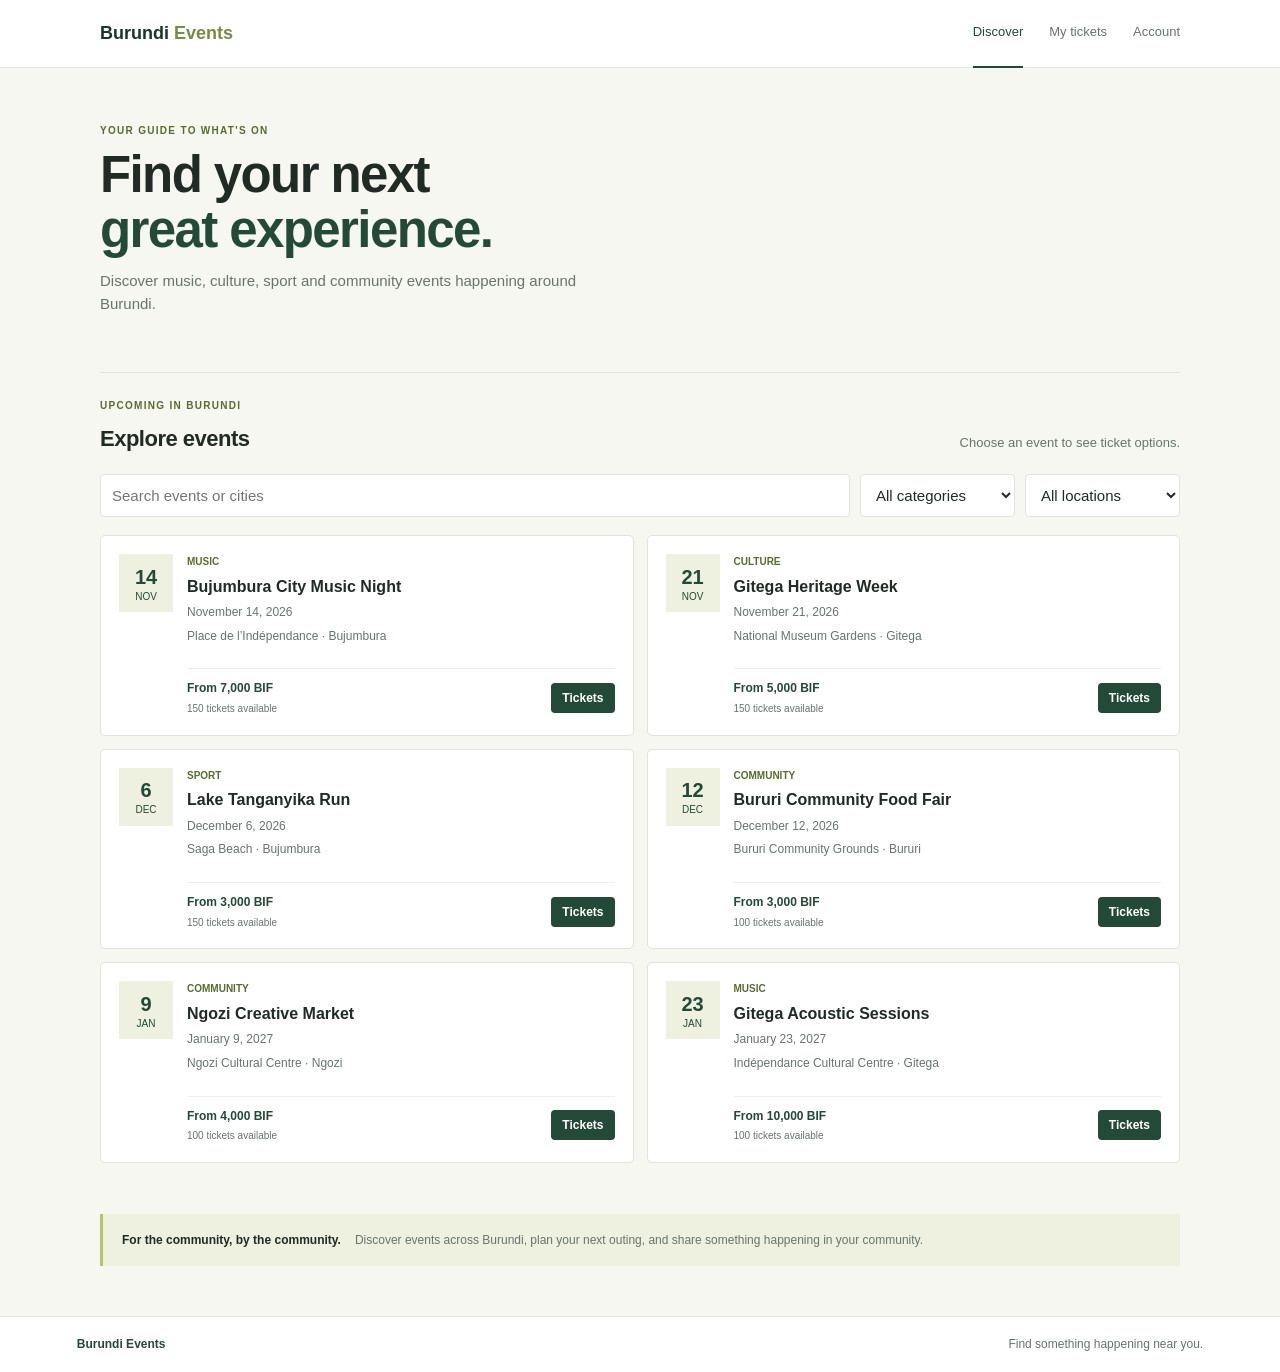
<file: index.html>
<!doctype html>
<html lang="en">
  <head>
    <meta charset="utf-8" />
    <meta name="viewport" content="width=device-width, initial-scale=1" />
    <title>Burundi Events | Find something happening</title>
    <link rel="stylesheet" href="styles.css" />
    <script src="script.js" defer></script>
  </head>
  <body>
    <a class="skip-link" href="#main-content">Skip to main content</a>
    <header class="site-header">
      <a class="logo" href="index.html">Burundi <span>Events</span></a>
      <nav aria-label="Main navigation">
        <a class="active" aria-current="page" href="index.html">Discover</a
        ><a href="add-event.html" data-member-link hidden>Add event</a
        ><a href="tickets.html">My tickets</a><a href="account.html">Account</a>
      </nav>
    </header>
    <main class="container" id="main-content">
      <section class="intro">
        <p class="eyebrow">YOUR GUIDE TO WHAT'S ON</p>
        <h1>Find your next<br /><span>great experience.</span></h1>
        <p>
          Discover music, culture, sport and community events happening around
          Burundi.
        </p>
      </section>
      <section class="event-section">
        <div class="section-title">
          <div>
            <p class="eyebrow">UPCOMING IN BURUNDI</p>
            <h2>Explore events</h2>
          </div>
          <p class="muted">Choose an event to see ticket options.</p>
        </div>
        <div class="filters">
          <input
            id="searchInput"
            type="search"
            placeholder="Search events or cities"
            aria-label="Search events"
          /><select id="categoryFilter" aria-label="Filter by category">
            <option value="all">All categories</option>
            <option>Music</option>
            <option>Culture</option>
            <option>Sport</option>
            <option>Community</option></select
          ><select id="cityFilter" aria-label="Filter by city">
            <option value="all">All locations</option>
            <option>Bujumbura</option>
            <option>Gitega</option>
            <option>Bururi</option>
            <option>Ngozi</option>
          </select>
        </div>
        <p class="sr-only" id="resultsStatus" aria-live="polite"></p>
        <div class="event-list" id="eventGrid"></div>
        <p class="empty-state" id="noResults" hidden>
          No matching events. Try another search or filter.
        </p>
      </section>
      <aside class="notice">
        <strong>For the community, by the community.</strong
        ><span
          >Discover events across Burundi, plan your next outing, and share
          something happening in your community.</span
        >
      </aside>
    </main>
    <footer>
      Burundi Events <span>Find something happening near you.</span>
    </footer>
  </body>
</html>
</file>
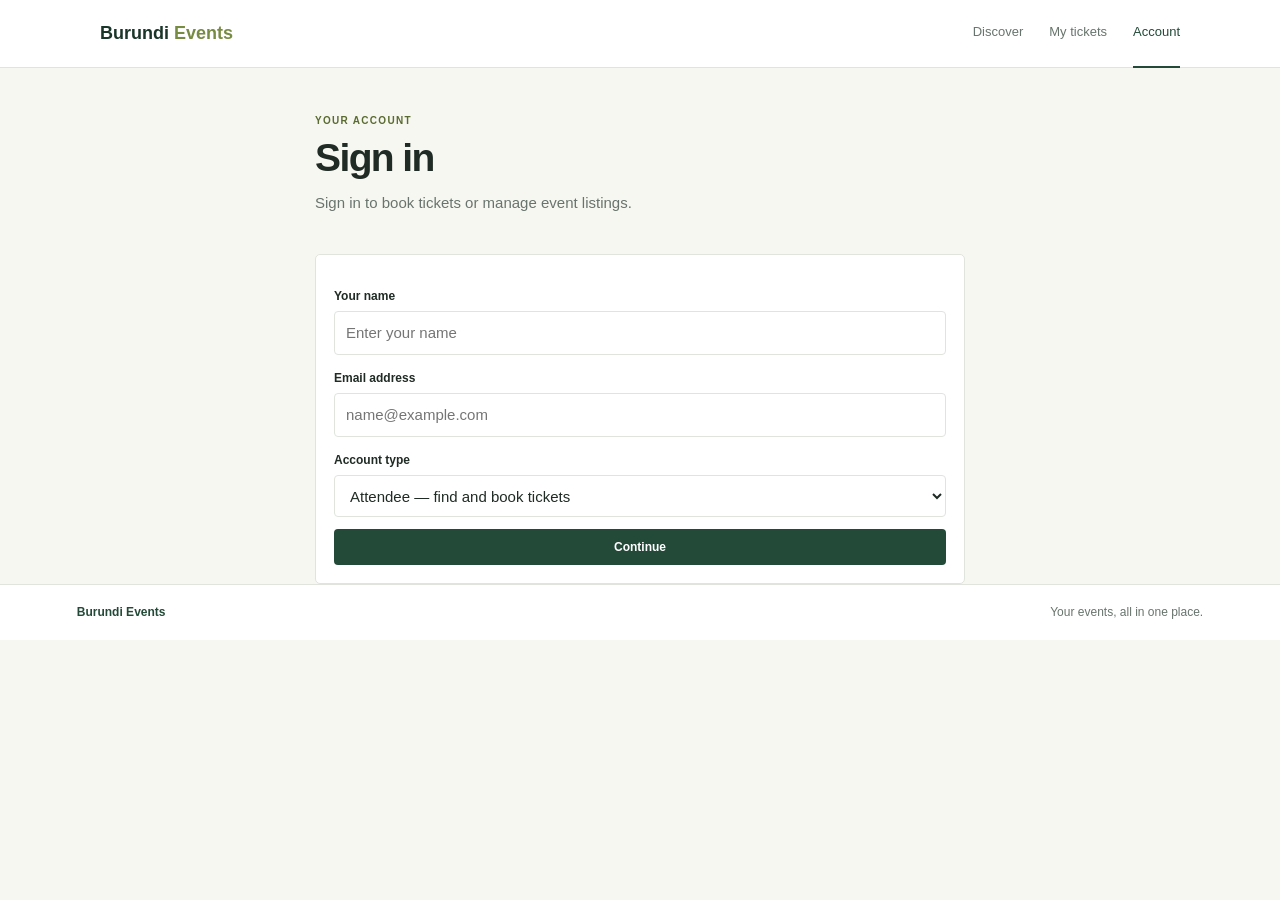
<file: account.html>
<!doctype html>
<html lang="en">
  <head>
    <meta charset="utf-8" />
    <meta name="viewport" content="width=device-width, initial-scale=1" />
    <title>Your account | Burundi Events</title>
    <link rel="stylesheet" href="styles.css" />
    <script src="script.js" defer></script>
  </head>
  <body>
    <a class="skip-link" href="#main-content">Skip to main content</a>
    <header class="site-header">
      <a class="logo" href="index.html">Burundi <span>Events</span></a>
      <nav aria-label="Main navigation">
        <a href="index.html">Discover</a
        ><a href="add-event.html" data-member-link hidden>Add event</a
        ><a href="tickets.html">My tickets</a
        ><a class="active" aria-current="page" href="account.html">Account</a>
      </nav>
    </header>
    <main class="container narrow" id="main-content">
      <section class="page-heading">
        <p class="eyebrow">YOUR ACCOUNT</p>
        <h1>Sign in</h1>
        <p>Sign in to book tickets or manage event listings.</p>
      </section>
      <section class="panel" id="accountPanel">
        <form class="booking-form" id="accountForm">
          <label for="accountName">Your name</label
          ><input
            id="accountName"
            required
            minlength="2"
            placeholder="Enter your name"
          /><label for="accountEmail">Email address</label
          ><input
            id="accountEmail"
            type="email"
            required
            placeholder="name@example.com"
          /><label for="accountRole">Account type</label
          ><select id="accountRole" required>
            <option value="attendee">Attendee — find and book tickets</option>
            <option value="admin">Event organizer — manage listings</option>
          </select>
          <button class="button" type="submit">Continue</button>
        </form>
      </section>
      <section class="panel account-status" id="accountStatus" role="status" aria-live="polite" hidden></section>
    </main>
    <footer>Burundi Events <span>Your events, all in one place.</span></footer>
  </body>
</html>
</file>
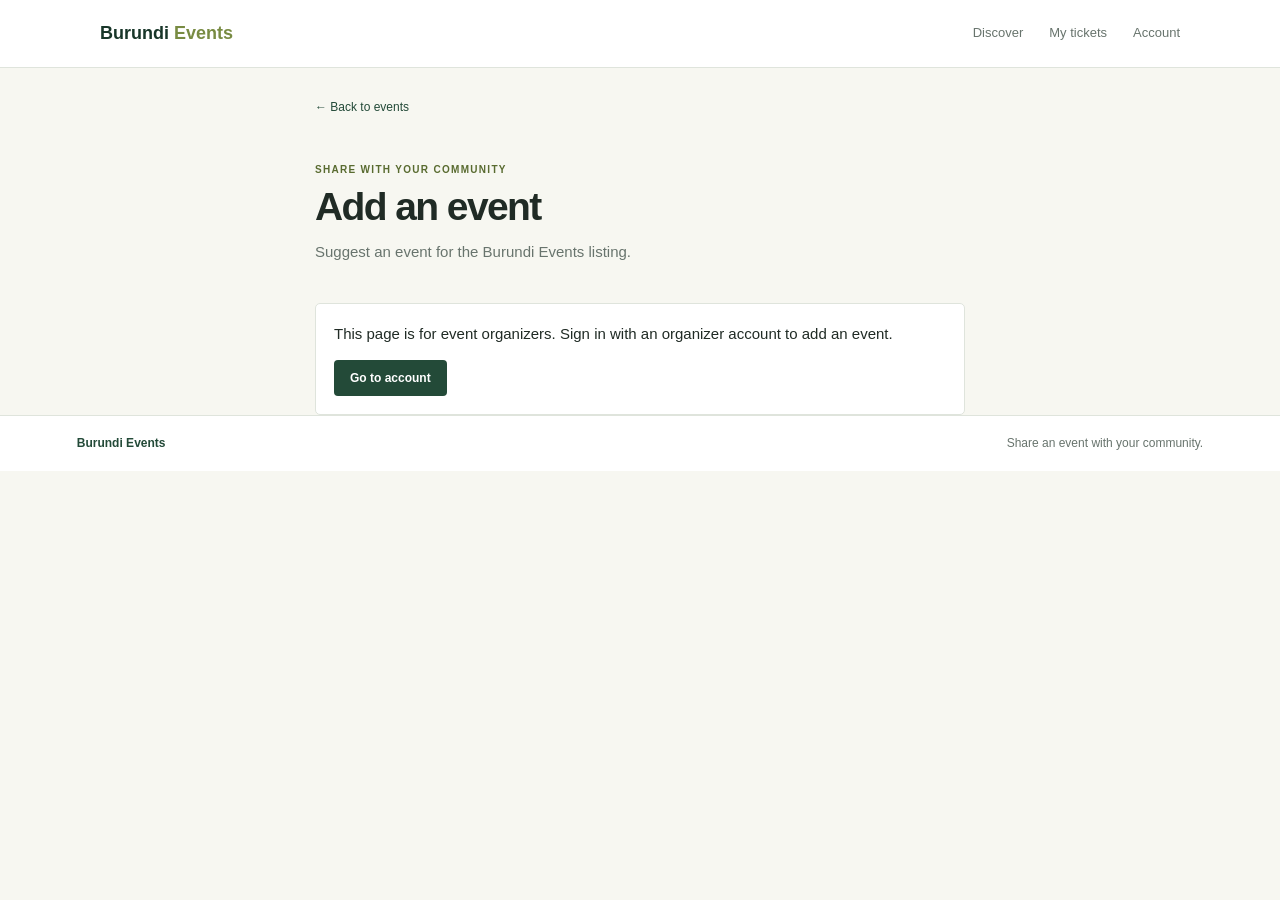
<file: add-event.html>
<!doctype html>
<html lang="en">
  <head>
    <meta charset="utf-8" />
    <meta name="viewport" content="width=device-width, initial-scale=1" />
    <title>Add an event | Burundi Events</title>
    <link rel="stylesheet" href="styles.css" />
    <script src="script.js" defer></script>
  </head>
  <body>
    <a class="skip-link" href="#main-content">Skip to main content</a>
    <header class="site-header">
      <a class="logo" href="index.html">Burundi <span>Events</span></a>
      <nav aria-label="Main navigation">
        <a href="index.html">Discover</a
        ><a href="add-event.html" class="active" aria-current="page" data-member-link hidden
          >Add event</a
        ><a href="tickets.html">My tickets</a><a href="account.html">Account</a>
      </nav>
    </header>
    <main class="container narrow" id="main-content">
      <a class="back-link" href="index.html">← Back to events</a>
      <section class="page-heading">
        <p class="eyebrow">SHARE WITH YOUR COMMUNITY</p>
        <h1>Add an event</h1>
        <p>Suggest an event for the Burundi Events listing.</p>
      </section>
      <section class="panel" id="addEventPanel">
        <form class="booking-form" id="addEventForm">
          <label for="newEventTitle">Event name</label
          ><input
            id="newEventTitle"
            required
            minlength="3"
            placeholder="e.g. Community art day"
          />
          <label for="newEventCity">City</label
          ><select id="newEventCity" required>
            <option value="">Choose a city</option>
            <option>Bujumbura</option>
            <option>Gitega</option>
            <option>Bururi</option>
            <option>Ngozi</option>
            <option>Other</option>
          </select>
          <label for="newEventVenue">Venue</label
          ><input
            id="newEventVenue"
            required
            placeholder="Where will it happen?"
          />
          <label for="newEventDate">Date</label
          ><input id="newEventDate" type="date" required />
          <label for="newEventCategory">Category</label
          ><select id="newEventCategory" required>
            <option value="">Choose a category</option>
            <option>Music</option>
            <option>Culture</option>
            <option>Sport</option>
            <option>Community</option>
          </select>
          <p class="field-title">Ticket types and prices</p>
          <div id="ticketTypeList">
            <div class="ticket-type-row">
              <div>
                <label class="sub-label" for="newTicketName1">Ticket name</label
                ><input
                  id="newTicketName1"
                  class="new-ticket-name"
                  required
                  minlength="2"
                  placeholder="e.g. Standard entry"
                />
              </div>
              <div>
                <label class="sub-label" for="newTicketPrice1">Price (BIF)</label
                ><input
                  id="newTicketPrice1"
                  class="new-ticket-price"
                  type="number"
                  min="0"
                  step="500"
                  required
                  placeholder="0"
                />
              </div>
              <div>
                <label class="sub-label" for="newTicketAvailable1">Available</label
                ><input
                  id="newTicketAvailable1"
                  class="new-ticket-available"
                  type="number"
                  min="1"
                  step="1"
                  required
                  placeholder="100"
                />
              </div>
            </div>
          </div>
          <button class="text-button" id="addTicketType" type="button">
            + Add another ticket type
          </button>
          <p class="muted small-note">
            Add up to five options, such as Standard, VIP, or Student.
          </p>
          <p class="notice-small">
            Event publishing is not connected yet. This listing will be saved in
            this browser and will not be visible to other visitors.
          </p>
          <button class="button" type="submit">Add to event list</button>
        </form>
      </section>
      <section class="panel account-status" id="eventAdded" role="status" aria-live="polite" hidden></section>
    </main>
    <footer>
      Burundi Events <span>Share an event with your community.</span>
    </footer>
  </body>
</html>
</file>
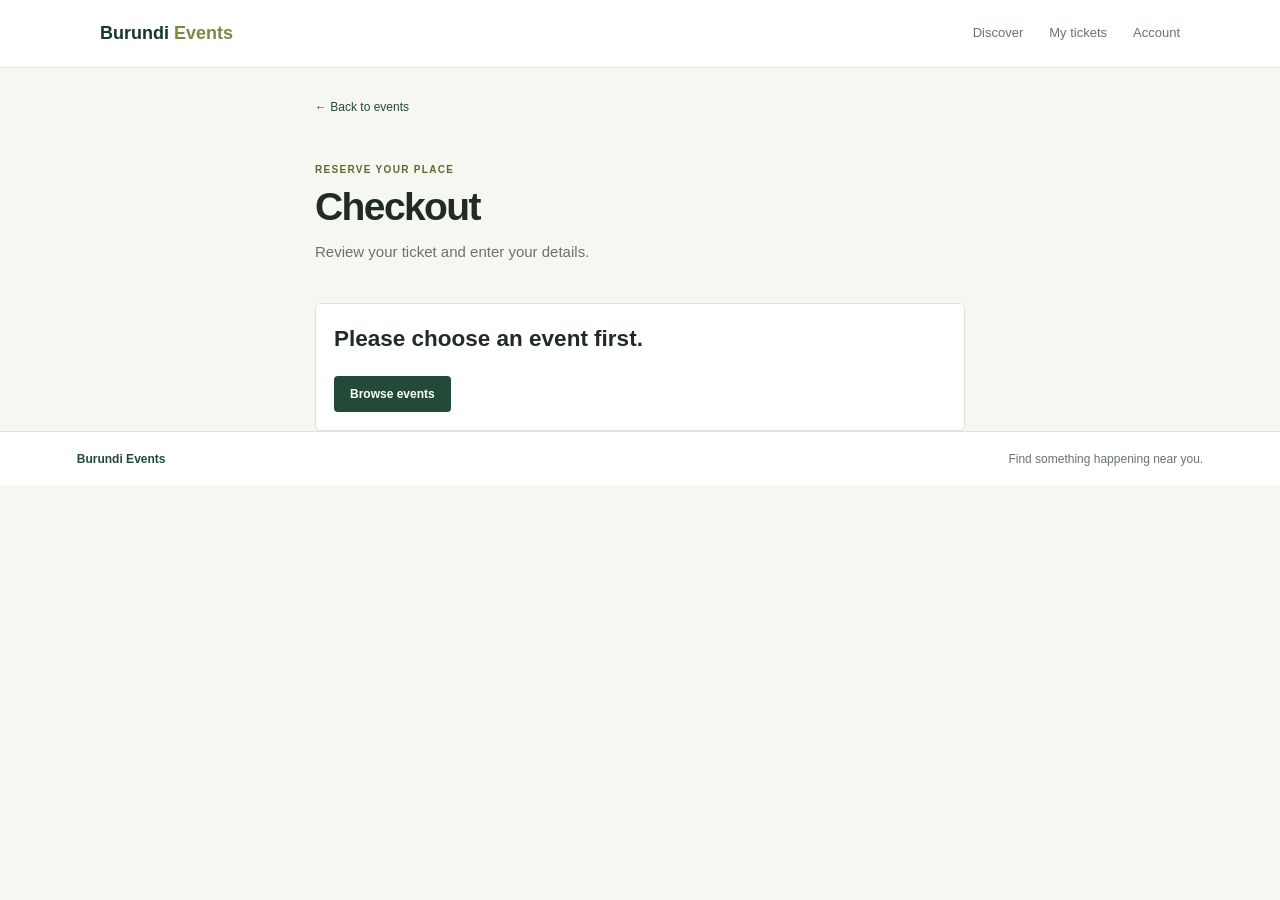
<file: checkout.html>
<!doctype html>
<html lang="en">
  <head>
    <meta charset="utf-8" />
    <meta name="viewport" content="width=device-width, initial-scale=1" />
    <title>Checkout | Burundi Events</title>
    <link rel="stylesheet" href="styles.css" />
    <script src="script.js" defer></script>
  </head>
  <body>
    <a class="skip-link" href="#main-content">Skip to main content</a>
    <header class="site-header">
      <a class="logo" href="index.html">Burundi <span>Events</span></a>
      <nav aria-label="Main navigation">
        <a href="index.html">Discover</a
        ><a href="add-event.html" data-member-link hidden>Add event</a
        ><a href="tickets.html">My tickets</a><a href="account.html">Account</a>
      </nav>
    </header>
    <main class="container narrow" id="main-content">
      <a class="back-link" href="index.html">← Back to events</a>
      <section class="page-heading">
        <p class="eyebrow">RESERVE YOUR PLACE</p>
        <h1>Checkout</h1>
        <p>Review your ticket and enter your details.</p>
      </section>
      <div id="checkoutContent">
        <section class="panel order-card">
          <p class="eyebrow">YOUR EVENT</p>
          <h2 id="checkoutTitle">Select an event</h2>
          <p class="muted" id="checkoutMeta"></p>
          <label for="ticketType">Ticket type</label
          ><select id="ticketType" form="bookingForm" required></select>
          <p class="muted" id="ticketHint" aria-live="polite"></p>
          <label for="ticketQuantity">Number of tickets</label
          ><input
            id="ticketQuantity"
            form="bookingForm"
            type="number"
            min="1"
            max="10"
            step="1"
            value="1"
            required
          />
          <div class="total">
            <span>Total</span><strong id="ticketPrice" aria-live="polite"></strong>
          </div>
        </section>
        <form class="panel booking-form" id="bookingForm">
          <p class="eyebrow">BOOKING DETAILS</p>
          <p class="muted">Using your name and email from your account.</p>
          <label for="customerName">Full name</label
          ><input
            id="customerName"
            required
            minlength="2"
            placeholder="Enter your name"
          />
          <label for="customerEmail">Email address</label
          ><input
            id="customerEmail"
            type="email"
            required
            placeholder="name@example.com"
          />
          <button class="button" id="bookingSubmit" type="submit">
            Confirm booking
          </button>
        </form>
      </div>
      <div class="panel success-message" id="bookingSuccess" role="status" aria-live="polite" hidden></div>
    </main>
    <footer>
      Burundi Events <span>Find something happening near you.</span>
    </footer>
  </body>
</html>
</file>
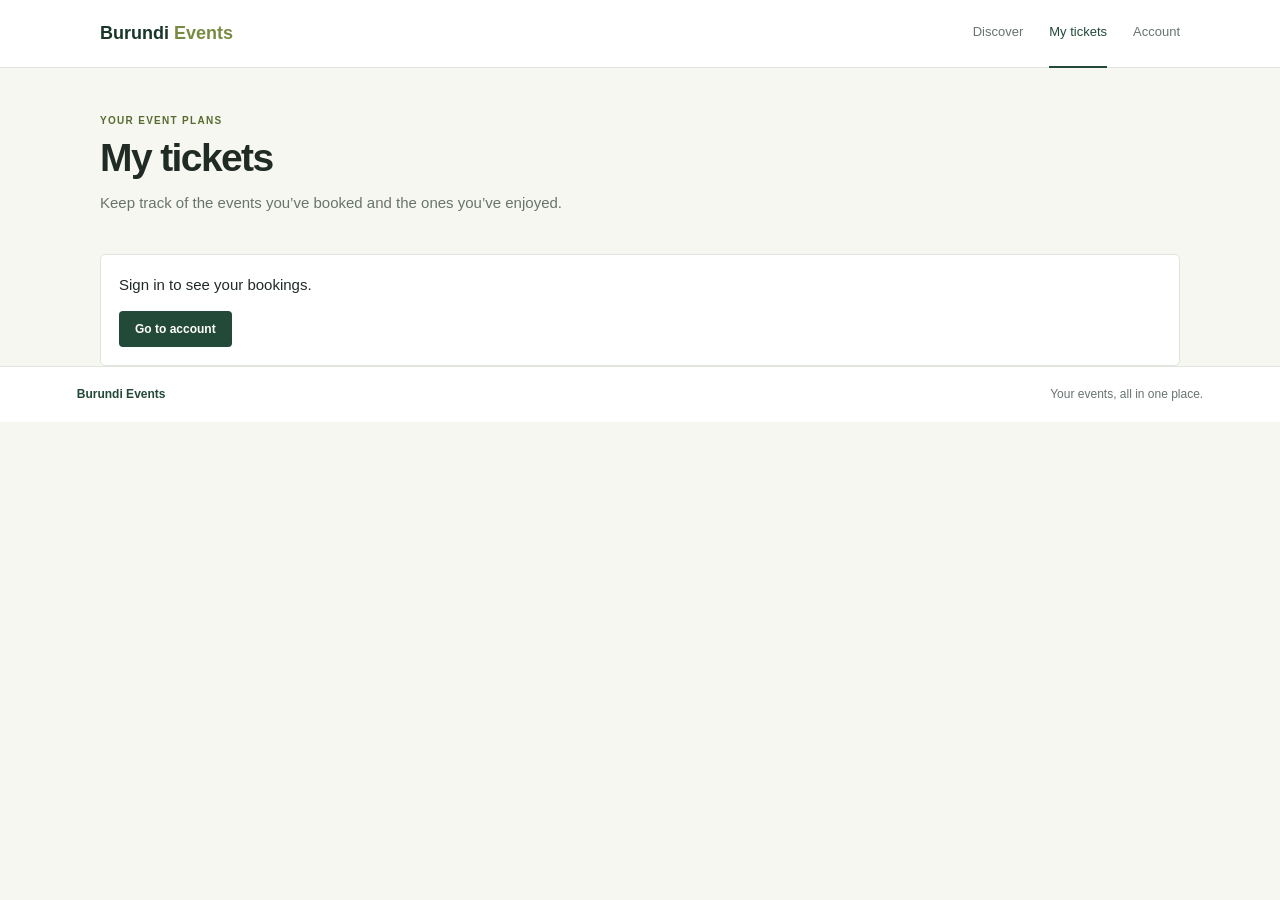
<file: tickets.html>
<!doctype html>
<html lang="en">
  <head>
    <meta charset="utf-8" />
    <meta name="viewport" content="width=device-width, initial-scale=1" />
    <title>My tickets | Burundi Events</title>
    <link rel="stylesheet" href="styles.css" />
    <script src="script.js" defer></script>
  </head>
  <body>
    <a class="skip-link" href="#main-content">Skip to main content</a>
    <header class="site-header">
      <a class="logo" href="index.html">Burundi <span>Events</span></a>
      <nav aria-label="Main navigation">
        <a href="index.html">Discover</a
        ><a href="add-event.html" data-member-link hidden>Add event</a
        ><a class="active" aria-current="page" href="tickets.html">My tickets</a
        ><a href="account.html">Account</a>
      </nav>
    </header>
    <main class="container" id="main-content">
      <section class="page-heading">
        <p class="eyebrow">YOUR EVENT PLANS</p>
        <h1>My tickets</h1>
        <p>
          Keep track of the events you’ve booked and the ones you’ve enjoyed.
        </p>
      </section>
      <section class="panel sign-in-prompt" id="ticketSignIn" role="status" aria-live="polite" hidden>
        <p>Sign in to see your bookings.</p>
        <a class="button" href="account.html?next=tickets.html"
          >Go to account</a
        >
      </section>
      <section class="ticket-section" id="upcomingSection">
        <div class="section-title">
          <div>
            <p class="eyebrow">COMING UP</p>
            <h2>Upcoming events</h2>
          </div>
        </div>
        <div class="ticket-list" id="upcomingTickets"></div>
        <p class="empty-state" id="upcomingEmpty">
          Your upcoming bookings will appear here.
        </p>
      </section>
      <section class="ticket-section past-section" id="pastSection">
        <div class="section-title">
          <div>
            <p class="eyebrow">YOUR MEMORIES</p>
            <h2>Past events</h2>
          </div>
        </div>
        <div class="ticket-list" id="pastTickets"></div>
        <p class="empty-state" id="pastEmpty">
          Events you’ve attended will appear here.
        </p>
      </section>
      <a class="button secondary-button" id="discoverMore" href="index.html"
        >Discover more events</a
      >
    </main>
    <footer>Burundi Events <span>Your events, all in one place.</span></footer>
  </body>
</html>
</file>
<file: styles.css>
/* Small set of shared styles for all three pages. */
:root {
  --green: #234a38;
  --green-dark: #183629;
  --lime: #dce98a;
  --cream: #f7f7f1;
  --ink: #202b25;
  --muted: #68746d;
  --line: #dfe4dc;
}
* {
  box-sizing: border-box;
}
body {
  margin: 0;
  color: var(--ink);
  background: var(--cream);
  font:
    15px/1.55 Arial,
    sans-serif;
}
a {
  color: inherit;
  text-decoration: none;
}
.skip-link {
  position: absolute;
  top: -60px;
  left: 8px;
  z-index: 10;
  padding: 10px 14px;
  color: white;
  background: var(--green-dark);
  border-radius: 4px;
}
.skip-link:focus {
  top: 8px;
}
.site-header {
  height: 68px;
  padding: 0 max(calc((100% - 1080px) / 2), 6%);
  background: white;
  border-bottom: 1px solid var(--line);
  display: flex;
  justify-content: space-between;
  align-items: center;
}
.logo {
  font-size: 18px;
  font-weight: 700;
  color: var(--green-dark);
}
.logo span {
  color: #788b42;
}
nav {
  display: flex;
  gap: 26px;
  font-size: 13px;
  color: var(--muted);
}
nav a {
  padding: 23px 0;
}
nav a:hover,
nav .active {
  color: var(--green);
  border-bottom: 2px solid var(--green);
}
.container {
  width: min(1080px, 88%);
  margin: 0 auto;
}
.narrow {
  width: min(650px, 90%);
}
.intro {
  padding: 55px 0 42px;
}
.eyebrow {
  margin: 0 0 8px;
  color: #596b30;
  font-size: 10px;
  font-weight: bold;
  letter-spacing: 1.3px;
}
h1,
h2,
p {
  margin-top: 0;
}
h1 {
  margin-bottom: 12px;
  font-size: clamp(34px, 5vw, 51px);
  line-height: 1.08;
  letter-spacing: -1.6px;
}
.intro h1 span {
  color: var(--green);
}
.intro > p:last-child,
.page-heading > p:last-child {
  color: var(--muted);
  max-width: 530px;
}
.event-section,
.ticket-section {
  padding: 25px 0 36px;
  border-top: 1px solid var(--line);
}
.section-title {
  display: flex;
  justify-content: space-between;
  align-items: end;
  margin-bottom: 18px;
}
.section-title h2,
.order-card h2 {
  margin: 0;
  font-size: 22px;
  letter-spacing: -0.5px;
}
.muted {
  color: var(--muted);
  font-size: 13px;
}
.section-title > .muted {
  margin-bottom: 3px;
}
.filters {
  display: flex;
  gap: 10px;
  margin: 18px 0;
}
input,
select {
  min-height: 42px;
  padding: 9px 11px;
  color: var(--ink);
  background: white;
  border: 1px solid var(--line);
  border-radius: 4px;
  font: inherit;
}
.filters input {
  flex: 1;
  min-width: 130px;
}
.filters select {
  min-width: 155px;
}
input:focus,
select:focus {
  outline: 2px solid #385b32;
  border-color: transparent;
}
a:focus-visible,
button:focus-visible,
input:focus-visible,
select:focus-visible {
  outline: 3px solid #385b32;
  outline-offset: 3px;
}
.event-list,
.ticket-list {
  display: grid;
  grid-template-columns: repeat(2, 1fr);
  gap: 13px;
}
.event-card,
.ticket-card,
.panel {
  padding: 18px;
  background: white;
  border: 1px solid var(--line);
  border-radius: 5px;
}
.event-card {
  display: grid;
  grid-template-columns: 54px 1fr;
  gap: 14px;
}
.event-date {
  width: 54px;
  height: 58px;
  background: #eef1df;
  color: var(--green);
  display: grid;
  place-content: center;
  text-align: center;
  font-size: 10px;
  line-height: 1.3;
}
.event-date strong {
  font-size: 20px;
}
.event-card h3,
.ticket-card h3 {
  margin: 0 0 4px;
  font-size: 16px;
}
.event-card p,
.ticket-card p {
  margin: 0 0 5px;
  color: var(--muted);
  font-size: 12px;
}
.event-card .event-category {
  color: #596b30;
  font-size: 10px;
  font-weight: bold;
  text-transform: uppercase;
}
.event-action {
  grid-column: 2;
  display: flex;
  align-items: center;
  justify-content: space-between;
  border-top: 1px solid #edf0e9;
  padding-top: 10px;
  margin-top: 4px;
  font-size: 12px;
}
.event-action small {
  display: block;
  margin-top: 3px;
  color: var(--muted);
  font-size: 10px;
}
.event-action strong {
  color: var(--green);
}
.button {
  display: inline-block;
  padding: 11px 16px;
  color: white;
  background: var(--green);
  border: 0;
  border-radius: 4px;
  font:
    bold 12px Arial,
    sans-serif;
  cursor: pointer;
}
.button:hover {
  background: var(--green-dark);
}
.button:disabled {
  opacity: 0.55;
  cursor: not-allowed;
}
.event-action .button {
  padding: 8px 11px;
}
.notice {
  margin: 15px 0 50px;
  padding: 17px 19px;
  display: flex;
  gap: 14px;
  align-items: center;
  background: #eef1df;
  border-left: 3px solid #b5c46a;
  font-size: 12px;
}
.notice span {
  color: var(--muted);
}
.empty-state {
  padding: 20px;
  color: var(--muted);
  text-align: center;
  border: 1px dashed var(--line);
  border-radius: 5px;
  font-size: 13px;
}
.page-heading {
  padding: 45px 0 25px;
}
.page-heading h1 {
  font-size: 39px;
}
.back-link {
  display: inline-block;
  margin-top: 30px;
  color: var(--green);
  font-size: 12px;
}
.order-card {
  margin-bottom: 13px;
}
.order-card .eyebrow {
  margin-bottom: 9px;
}
.order-card .muted {
  margin: 4px 0 17px;
}
.order-card label,
.booking-form label {
  display: block;
  margin: 14px 0 6px;
  font-size: 12px;
  font-weight: bold;
}
.order-card select {
  width: 100%;
}
.order-card #ticketHint {
  margin: 6px 0 12px;
  font-size: 11px;
}
.total {
  display: flex;
  justify-content: space-between;
  align-items: center;
  border-top: 1px solid var(--line);
  padding-top: 13px;
  font-size: 13px;
}
.total strong {
  font-size: 19px;
  color: var(--green);
}
.booking-form input,
.booking-form select {
  width: 100%;
}
.booking-form input[readonly] {
  background: #f1f3ed;
  color: #58645b;
}
.field-title {
  margin: 14px 0 0;
  font-size: 12px;
  font-weight: bold;
}
.ticket-type-row {
  display: grid;
  grid-template-columns: 1fr 1fr 1fr auto;
  align-items: end;
  gap: 10px;
  margin-top: 8px;
}
.ticket-type-row .sub-label {
  margin-top: 0;
  font-size: 10px;
}
.text-button {
  padding: 8px 0;
  color: var(--green);
  background: none;
  border: 0;
  text-align: left;
  font:
    bold 12px Arial,
    sans-serif;
  cursor: pointer;
}
.text-button:hover {
  text-decoration: underline;
}
.small-note {
  margin: 0;
  font-size: 11px;
}
.remove-ticket {
  padding: 9px;
  color: #7b463d;
  background: white;
  border: 1px solid var(--line);
  border-radius: 4px;
  cursor: pointer;
}
.booking-form .eyebrow {
  margin: 0 0 15px;
}
.notice-small {
  margin: 14px 0;
  padding: 10px;
  color: #636e61;
  background: #f0f2e8;
  font-size: 11px;
}
.booking-form .button {
  width: 100%;
}
#bookingForm .button {
  margin-top: 12px;
}
#accountForm .button {
  margin-top: 12px;
}
.success-message {
  margin: 25px 0;
  padding: 28px;
  text-align: center;
}
.success-message h2 {
  color: var(--green);
}
.success-message p {
  color: var(--muted);
  font-size: 13px;
}
.success-message .button {
  margin-top: 8px;
}
.ticket-section {
  margin-top: 16px;
}
.ticket-card {
  border-left: 3px solid #b5c46a;
}
.ticket-card.past {
  border-left-color: #c9cec8;
}
.ticket-reference {
  margin-top: 12px !important;
  padding-top: 9px;
  border-top: 1px solid #edf0e9;
}
.secondary-button {
  margin: 8px 0 45px;
  background: transparent;
  color: var(--green);
  border: 1px solid var(--green);
}
.secondary-button:hover {
  color: white;
}
footer {
  padding: 18px 6%;
  background: white;
  border-top: 1px solid var(--line);
  display: flex;
  justify-content: space-between;
  color: var(--green);
  font-size: 12px;
  font-weight: bold;
}
footer span {
  color: var(--muted);
  font-weight: normal;
}
[hidden] {
  display: none !important;
}
.sr-only {
  position: absolute;
  width: 1px;
  height: 1px;
  padding: 0;
  margin: -1px;
  overflow: hidden;
  clip: rect(0, 0, 0, 0);
  white-space: nowrap;
  border: 0;
}
@media (max-width: 650px) {
  .site-header {
    height: auto;
    min-height: 68px;
    padding: 12px 6%;
    flex-wrap: wrap;
    gap: 5px 12px;
  }
  nav {
    width: 100%;
    justify-content: space-between;
    gap: 8px;
    font-size: 11px;
  }
  nav a {
    padding: 7px 0;
  }
  .container {
    width: 90%;
  }
  .intro {
    padding-top: 38px;
  }
  .filters {
    flex-wrap: wrap;
  }
  .filters input {
    flex-basis: 100%;
  }
  .filters select {
    flex: 1;
    min-width: 0;
  }
  .ticket-type-row {
    grid-template-columns: 1fr 1fr;
  }
  .remove-ticket {
    grid-column: 1 / -1;
    justify-self: start;
  }
  .event-list,
  .ticket-list {
    grid-template-columns: 1fr;
  }
  .section-title {
    align-items: start;
    flex-direction: column;
    gap: 8px;
  }
  .notice {
    align-items: start;
    flex-direction: column;
    gap: 4px;
  }
  footer {
    flex-direction: column;
    gap: 5px;
  }
}
</file>
